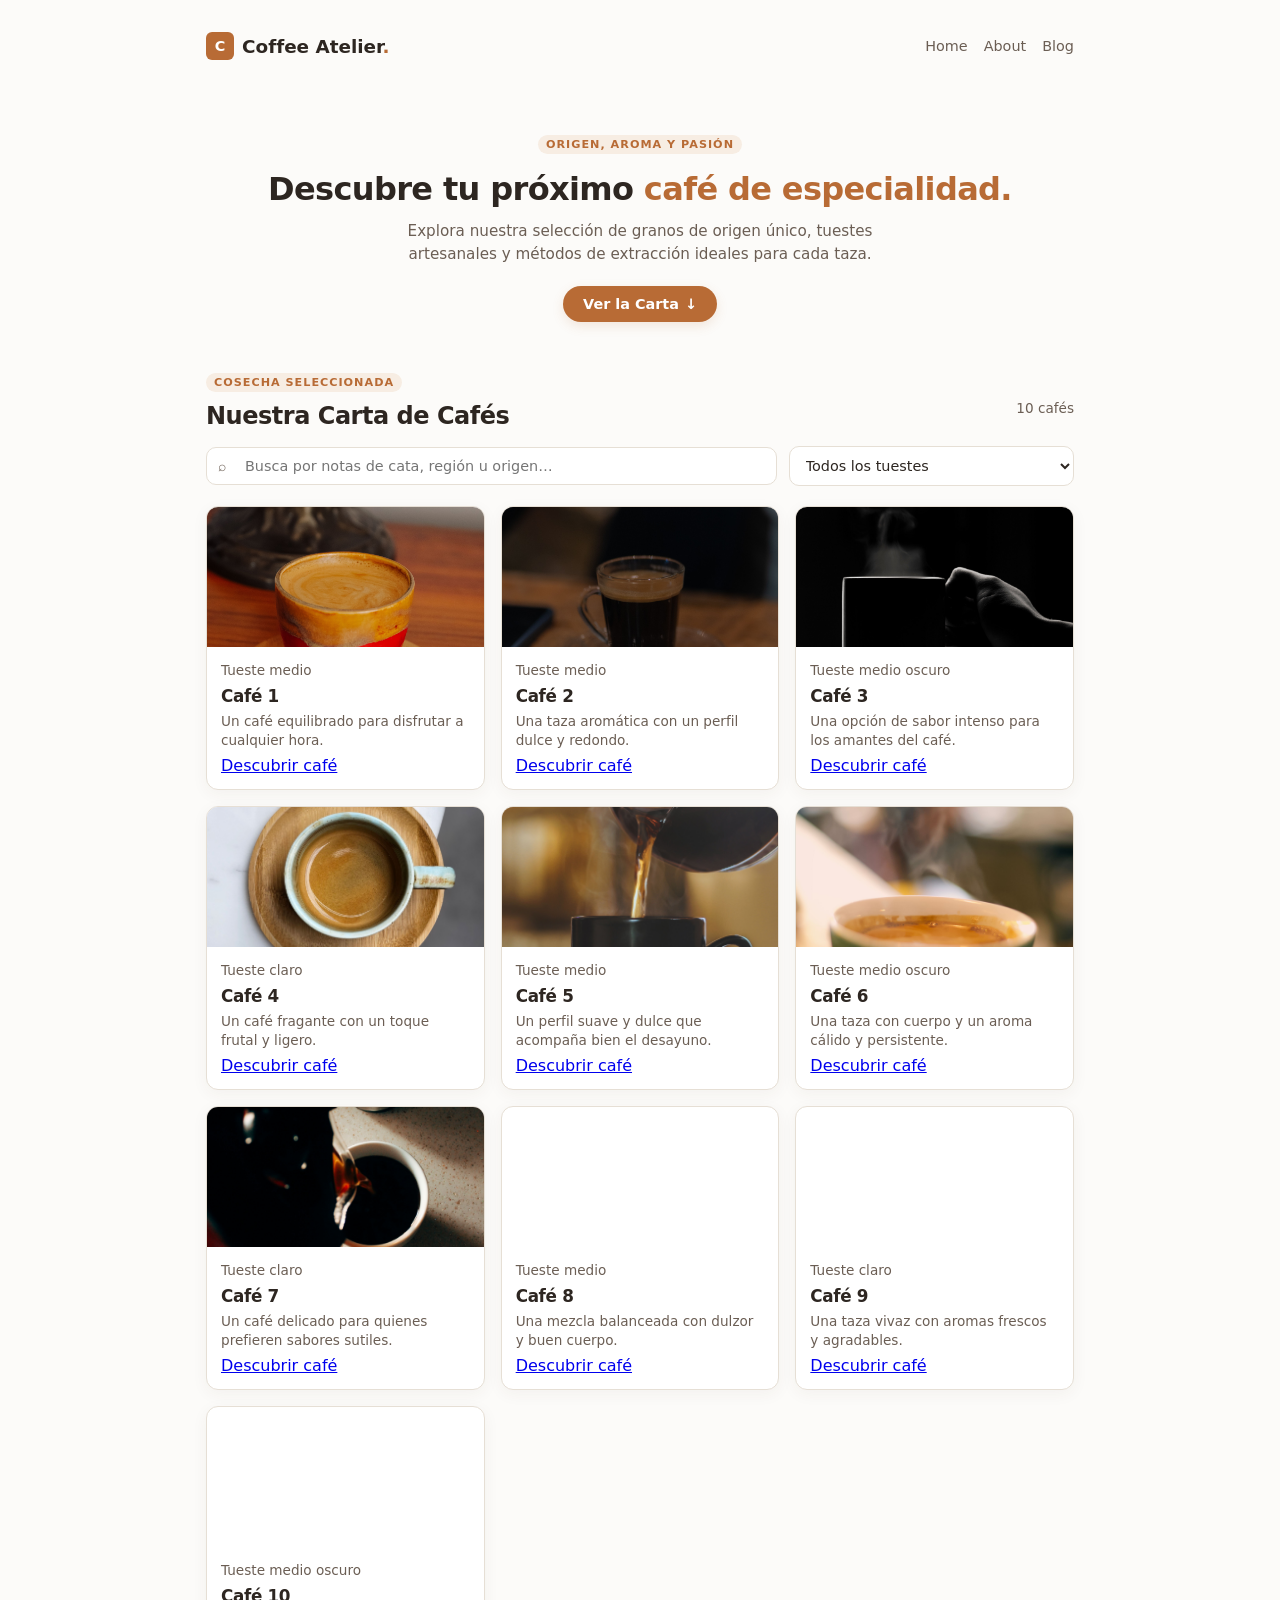
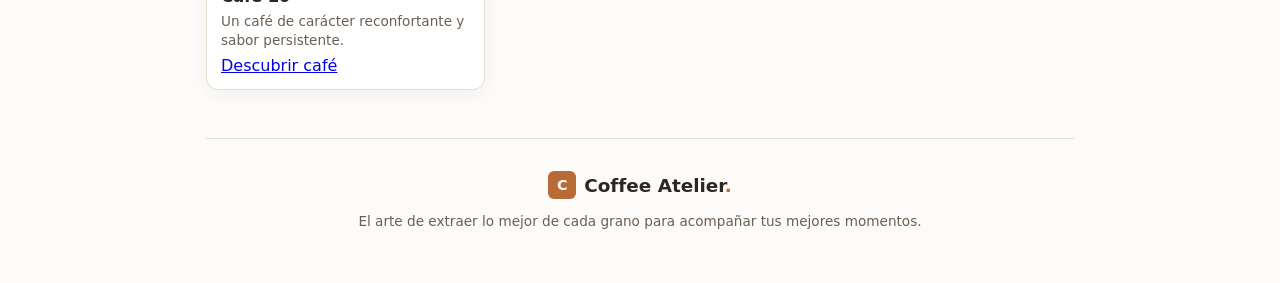
<file: index.html>
<!DOCTYPE html>
<html lang="es">

<head>
    <meta charset="UTF-8">
    <meta name="viewport" content="width=device-width, initial-scale=1.0">
    <meta http-equiv="X-UA-Compatible" content="ie=edge">

    <meta name="description" content="Descubre nuestra colección de cafés de especialidad.">
    <link rel="stylesheet" href="./CSS/style.css">
    <link rel="manifest" href="./manifest.json">
    <link rel="apple-touch-icon" href="./Images/icons/icon-192x192.png">

    <meta name="apple-mobile-web-app-status-bar" content="#fcfbf9">
    <meta name="theme-color" content="#fcfbf9">

    <title>Coffee Atelier | Coffee PWA</title>
</head>

<body>
    <main class="home-page">
        <header class="site-header">
            <a class="brand" href="./index.html" aria-label="Coffee Atelier, inicio">
                <span class="brand-mark" aria-hidden="true">C</span>
                <span>Coffee Atelier<span class="brand-accent">.</span></span>
            </a>
            <nav class="site-nav" aria-label="Navegación principal">
                <a href="#collection">Home</a>
                <a href="#about">About</a>
                <a href="">Blog</a>
            </nav>
        </header>

        <section class="hero" aria-labelledby="hero-title">
            <p class="eyebrow">ORIGEN, AROMA Y PASIÓN</p>
            <h1 id="hero-title">Descubre tu próximo <span>café de especialidad.</span></h1>
            <p class="hero-copy">Explora nuestra selección de granos de origen único, tuestes artesanales y métodos de extracción ideales para cada taza.</p>
            <a class="hero-link" href="#collection">Ver la Carta <span aria-hidden="true">↓</span></a>
        </section>

        <section class="collection-section" id="collection" aria-labelledby="collection-title">
            <div class="section-heading">
                <div>
                    <p class="eyebrow">COSECHA SELECCIONADA</p>
                    <h2 id="collection-title">Nuestra Carta de Cafés</h2>
                </div>
                <p id="coffee-count" class="coffee-count" aria-live="polite"></p>
            </div>
            <div class="collection-controls">
                <label class="search-field">
                    <span class="visually-hidden">Buscar cafés</span>
                    <span class="search-icon" aria-hidden="true">⌕</span>
                    <input id="coffee-search" type="search" placeholder="Busca por notas de cata, región u origen…" autocomplete="off">
                </label>
                <label class="filter-field">
                    <span class="visually-hidden">Filtrar por tipo de tueste</span>
                    <select id="roast-filter">
                        <option value="all">Todos los tuestes</option>
                    </select>
                </label>
            </div>
            <div class="container" aria-live="polite"></div>
            <p id="empty-state" class="empty-state" hidden>No encontramos cafés con esos criterios. Intenta con otra búsqueda.</p>
        </section>

        <footer class="site-footer" id="about">
            <a class="brand footer-brand" href="./index.html">
                <span class="brand-mark" aria-hidden="true">C</span>
                <span>Coffee Atelier<span class="brand-accent">.</span></span>
            </a>
            <p>El arte de extraer lo mejor de cada grano para acompañar tus mejores momentos.</p>
        </footer>
    </main>

    <script src="./Javascript/app.js"></script>
</body>

</html>
</file>
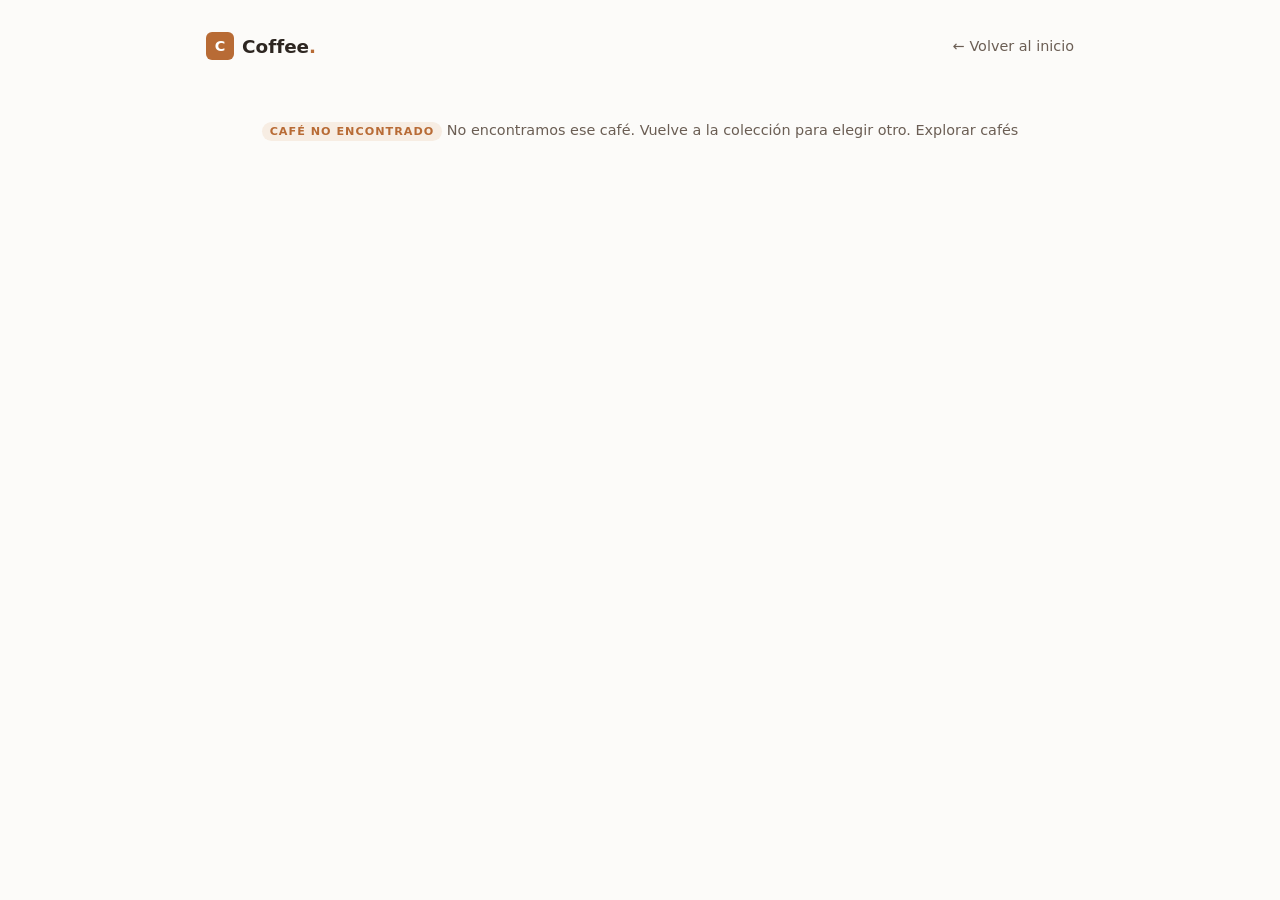
<file: cafe.html>
<!DOCTYPE html>
<html lang="es">

<head>
    <meta charset="UTF-8">
    <meta name="viewport" content="width=device-width, initial-scale=1.0">
    <meta name="description" content="Conoce los detalles de este café.">
    <link rel="stylesheet" href="./CSS/style.css">
    <link rel="manifest" href="./manifest.json">
    <link rel="apple-touch-icon" href="./Images/icons/icon-192x192.png">
    <meta name="theme-color" content="#fcfbf9">
    <title>Detalle del café | Coffee PWA</title>
</head>

<body>
    <main class="coffee-detail-page">
        <header class="detail-header">
            <a class="brand" href="./index.html" aria-label="Coffee PWA, inicio">
                <span class="brand-mark" aria-hidden="true">C</span>
                <span>Coffee<span class="brand-accent">.</span></span>
            </a>
            <a class="back-link" href="./index.html">← Volver al inicio</a>
        </header>

        <p id="coffee-not-found" class="coffee-not-found" role="alert" hidden>
            <span class="eyebrow">CAFÉ NO ENCONTRADO</span>
            No encontramos ese café. Vuelve a la colección para elegir otro.
            <a class="button-link" href="./index.html">Explorar cafés</a>
        </p>

        <article id="coffee-detail" class="coffee-detail" hidden>
            <img id="coffee-image" class="coffee-detail-image" alt="">
            <div class="coffee-detail-content">
                <p id="coffee-roast-label" class="eyebrow"></p>
                <h1 id="coffee-title"></h1>
                <p id="coffee-description" class="coffee-detail-description"></p>
                <dl class="coffee-facts">
                    <div>
                        <dt>Origen</dt>
                        <dd id="coffee-origin"></dd>
                    </div>
                    <div>
                        <dt>Tueste sugerido</dt>
                        <dd id="coffee-roast"></dd>
                    </div>
                    <div>
                        <dt>Perfil sugerido</dt>
                        <dd id="coffee-profile"></dd>
                    </div>
                    <div>
                        <dt>Preparación sugerida</dt>
                        <dd id="coffee-preparation"></dd>
                    </div>
                </dl>
            </div>
        </article>
    </main>

    <script src="./Javascript/app.js"></script>
</body>

</html>
</file>
<file: CSS/style.css>
:root {
    /* Paleta de colores claros */
    --bg-main: #fcfbf9;             /* Fondo general de la página */
    --bg-card: #ffffff;             /* Fondo de tarjetas e inputs */
    --text-main: #2d2621;           /* Color de fuente principal */
    --text-muted: #6b5e54;          /* Color de fuente secundario / descripciones */
    --accent: #b86b35;              /* Color de acento cálido */
    --accent-dark: #a35d2d;         /* Hover para acentos */
    --accent-light: #f7ede3;        /* Fondo de etiquetas/eyebrows */
    --border-color: #e6dfd5;        /* Color de bordes */
    --shadow: 0 4px 16px rgba(71, 56, 45, 0.05);
    --radius: 12px;                 /* Bordes ligeramente más compactos */

    /* Fuentes y tipografía */
    --font-family: system-ui, -apple-system, BlinkMacSystemFont, "Segoe UI", Roboto, sans-serif;
}

/* Reset de estilos básicos */
* {
    box-sizing: border-box;
}

body {
    background-color: var(--bg-main);
    color: var(--text-main);
    font-family: var(--font-family);
    margin: 0;
    padding: 0;
    -webkit-font-smoothing: antialiased;
}

main {
    max-width: 900px;
    margin: 0 auto;
    padding: 20px 16px;
}

/* Tipografía de Encabezados */
h1, h2, h3 {
    color: var(--text-main);
    letter-spacing: -0.02em;
}

/* Ocultar elementos accesiblemente */
.visually-hidden {
    position: absolute;
    width: 1px;
    height: 1px;
    padding: 0;
    margin: -1px;
    overflow: hidden;
    clip: rect(0, 0, 0, 0);
    white-space: nowrap;
    border: 0;
}

/* Encabezados y Logos */
.site-header, .detail-header {
    display: flex;
    justify-content: space-between;
    align-items: center;
    padding: 12px 0;
    margin-bottom: 20px;
}

.brand {
    font-weight: 700;
    font-size: 1.15rem;
    text-decoration: none;
    color: var(--text-main);
    display: flex;
    align-items: center;
    gap: 8px;
}

.brand-mark {
    background-color: var(--accent);
    color: #ffffff;
    width: 28px;
    height: 28px;
    display: flex;
    align-items: center;
    justify-content: center;
    border-radius: 6px;
    font-weight: 700;
    font-size: 0.9rem;
}

.brand-accent {
    color: var(--accent);
}

/* Navegación y Enlaces */
.site-nav {
    display: flex;
    gap: 16px;
}

.site-nav a, .back-link, .button-link {
    color: var(--text-muted);
    text-decoration: none;
    font-weight: 500;
    font-size: 0.9rem;
    transition: color 0.2s;
}

.site-nav a:hover, .back-link:hover, .button-link:hover {
    color: var(--accent);
}

/* Sección Hero */
.hero {
    text-align: center;
    padding: 32px 16px 40px;
}

.hero h1 {
    font-size: 2rem;
    margin: 8px 0 12px;
}

.hero h1 span {
    color: var(--accent);
}

.hero-copy {
    color: var(--text-muted);
    max-width: 520px;
    margin: 0 auto 20px;
    font-size: 0.95rem;
    line-height: 1.5;
}

.hero-link {
    display: inline-flex;
    align-items: center;
    gap: 6px;
    background-color: var(--accent);
    color: #ffffff;
    padding: 10px 20px;
    border-radius: 24px;
    text-decoration: none;
    font-weight: 600;
    font-size: 0.9rem;
    box-shadow: 0 4px 12px rgba(184, 107, 53, 0.15);
    transition: background-color 0.2s, transform 0.2s;
}

.hero-link:hover {
    background-color: var(--accent-dark);
    transform: translateY(-2px);
}

/* Filtros y Buscador */
.section-heading {
    display: flex;
    justify-content: space-between;
    align-items: flex-end;
    margin-bottom: 16px;
}

.section-heading h2 {
    font-size: 1.5rem;
    margin: 2px 0 0 0;
}

.coffee-count {
    color: var(--text-muted);
    font-size: 0.85rem;
}

.collection-controls {
    display: grid;
    grid-template-columns: 1fr;
    gap: 12px;
    margin-bottom: 20px;
}

@media (min-width: 640px) {
    .collection-controls {
        grid-template-columns: 2fr 1fr;
    }
}

.search-field, .filter-field {
    width: 100%;
}

.search-field {
    position: relative;
    display: flex;
    align-items: center;
}

.search-icon {
    position: absolute;
    left: 12px;
    color: var(--text-muted);
    font-size: 0.9rem;
}

.search-field input, .filter-field select {
    width: 100%;
    padding: 10px 14px 10px 38px;
    background-color: var(--bg-card);
    border: 1px solid var(--border-color);
    border-radius: 10px;
    color: var(--text-main);
    font-family: var(--font-family);
    font-size: 0.9rem;
    outline: none;
    transition: border-color 0.2s;
}

.filter-field select {
    padding-left: 12px;
}

.search-field input:focus, .filter-field select:focus {
    border-color: var(--accent);
}

.empty-state, .coffee-not-found {
    text-align: center;
    color: var(--text-muted);
    padding: 30px 0;
    font-size: 0.9rem;
}

/* Badges / Eyebrows compactos */
.eyebrow {
    text-transform: uppercase;
    font-size: 0.7rem;
    letter-spacing: 1px;
    font-weight: 700;
    color: var(--accent);
    background-color: var(--accent-light);
    padding: 3px 8px;
    border-radius: 12px;
    display: inline-block;
    margin-bottom: 8px;
}

/* ===================================================
   CONTENEDOR Y CARDS REDUCIDAS / COMPACTAS
   =================================================== */

/* Cuadrícula de 2 a 3 columnas */
.container {
    display: grid;
    grid-template-columns: repeat(auto-fill, minmax(220px, 1fr));
    gap: 16px;
}

/* Estilo compacto para las tarjetas renderizadas en el contenedor */
.coffee-card, .container article, .container > div {
    background-color: var(--bg-card);
    border-radius: var(--radius);
    border: 1px solid var(--border-color);
    box-shadow: var(--shadow);
    overflow: hidden;
    display: flex;
    flex-direction: column;
    transition: transform 0.2s, box-shadow 0.2s;
}

.coffee-card:hover, .container article:hover, .container > div:hover {
    transform: translateY(-3px);
    box-shadow: 0 8px 20px rgba(71, 56, 45, 0.08);
}

/* Imágenes dentro de las cards reducidas a un alto fijo */
.coffee-card img, .container img {
    width: 100%;
    height: 140px;
    object-fit: cover;
    display: block;
}

/* Contenido interno de cada card más compacto */
.coffee-card-body, .coffee-card-content, .container article > div {
    padding: 14px;
    display: flex;
    flex-direction: column;
    gap: 6px;
}

.coffee-card h3, .container h3 {
    margin: 0;
    font-size: 1.05rem;
    color: var(--text-main);
}

.coffee-card p, .container p {
    margin: 0;
    font-size: 0.85rem;
    color: var(--text-muted);
    line-height: 1.4;
}

/* ===================================================
   PÁGINA DE DETALLE DEL CAFÉ (MÁS REDUCIDA)
   =================================================== */

.coffee-detail {
    background-color: var(--bg-card);
    border-radius: var(--radius);
    box-shadow: var(--shadow);
    border: 1px solid var(--border-color);
    overflow: hidden;
    max-width: 650px;
    margin: 0 auto;
}

.coffee-detail-image {
    width: 100%;
    height: 240px;
    object-fit: cover;
    display: block;
}

.coffee-detail-content {
    padding: 20px 24px;
}

.coffee-detail-content h1 {
    font-size: 1.5rem;
    margin: 0 0 10px 0;
}

.coffee-detail-description {
    color: var(--text-muted);
    font-size: 0.9rem;
    line-height: 1.5;
    margin-bottom: 18px;
}

.coffee-facts {
    display: grid;
    grid-template-columns: repeat(2, 1fr);
    gap: 12px;
    border-top: 1px solid var(--border-color);
    padding-top: 16px;
    margin: 0;
}

.coffee-facts dt {
    font-size: 0.75rem;
    color: var(--text-muted);
    margin-bottom: 2px;
}

.coffee-facts dd {
    font-weight: 600;
    font-size: 0.88rem;
    color: var(--text-main);
    margin: 0;
}

/* Footer */
.site-footer {
    text-align: center;
    padding: 32px 0 20px;
    border-top: 1px solid var(--border-color);
    margin-top: 48px;
    color: var(--text-muted);
    font-size: 0.85rem;
}

.footer-brand {
    justify-content: center;
    margin-bottom: 8px;
}
</file>
